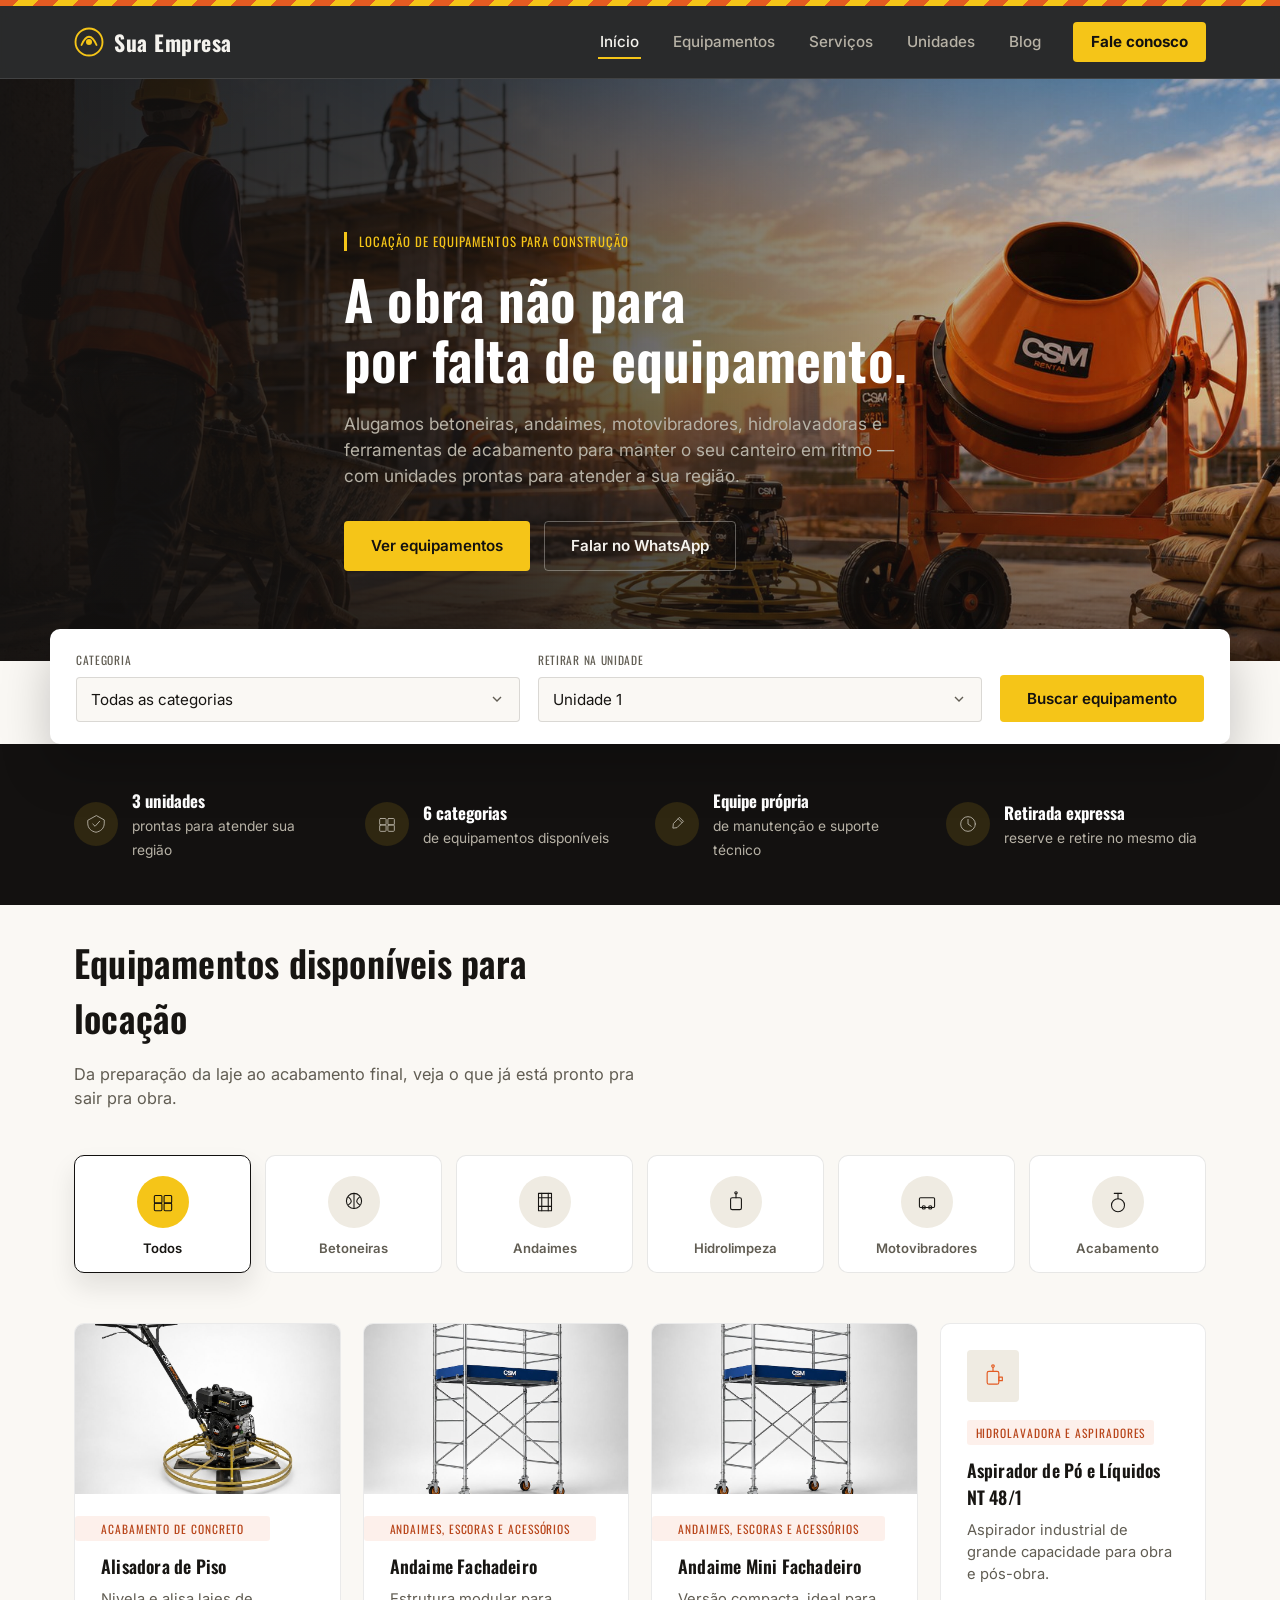
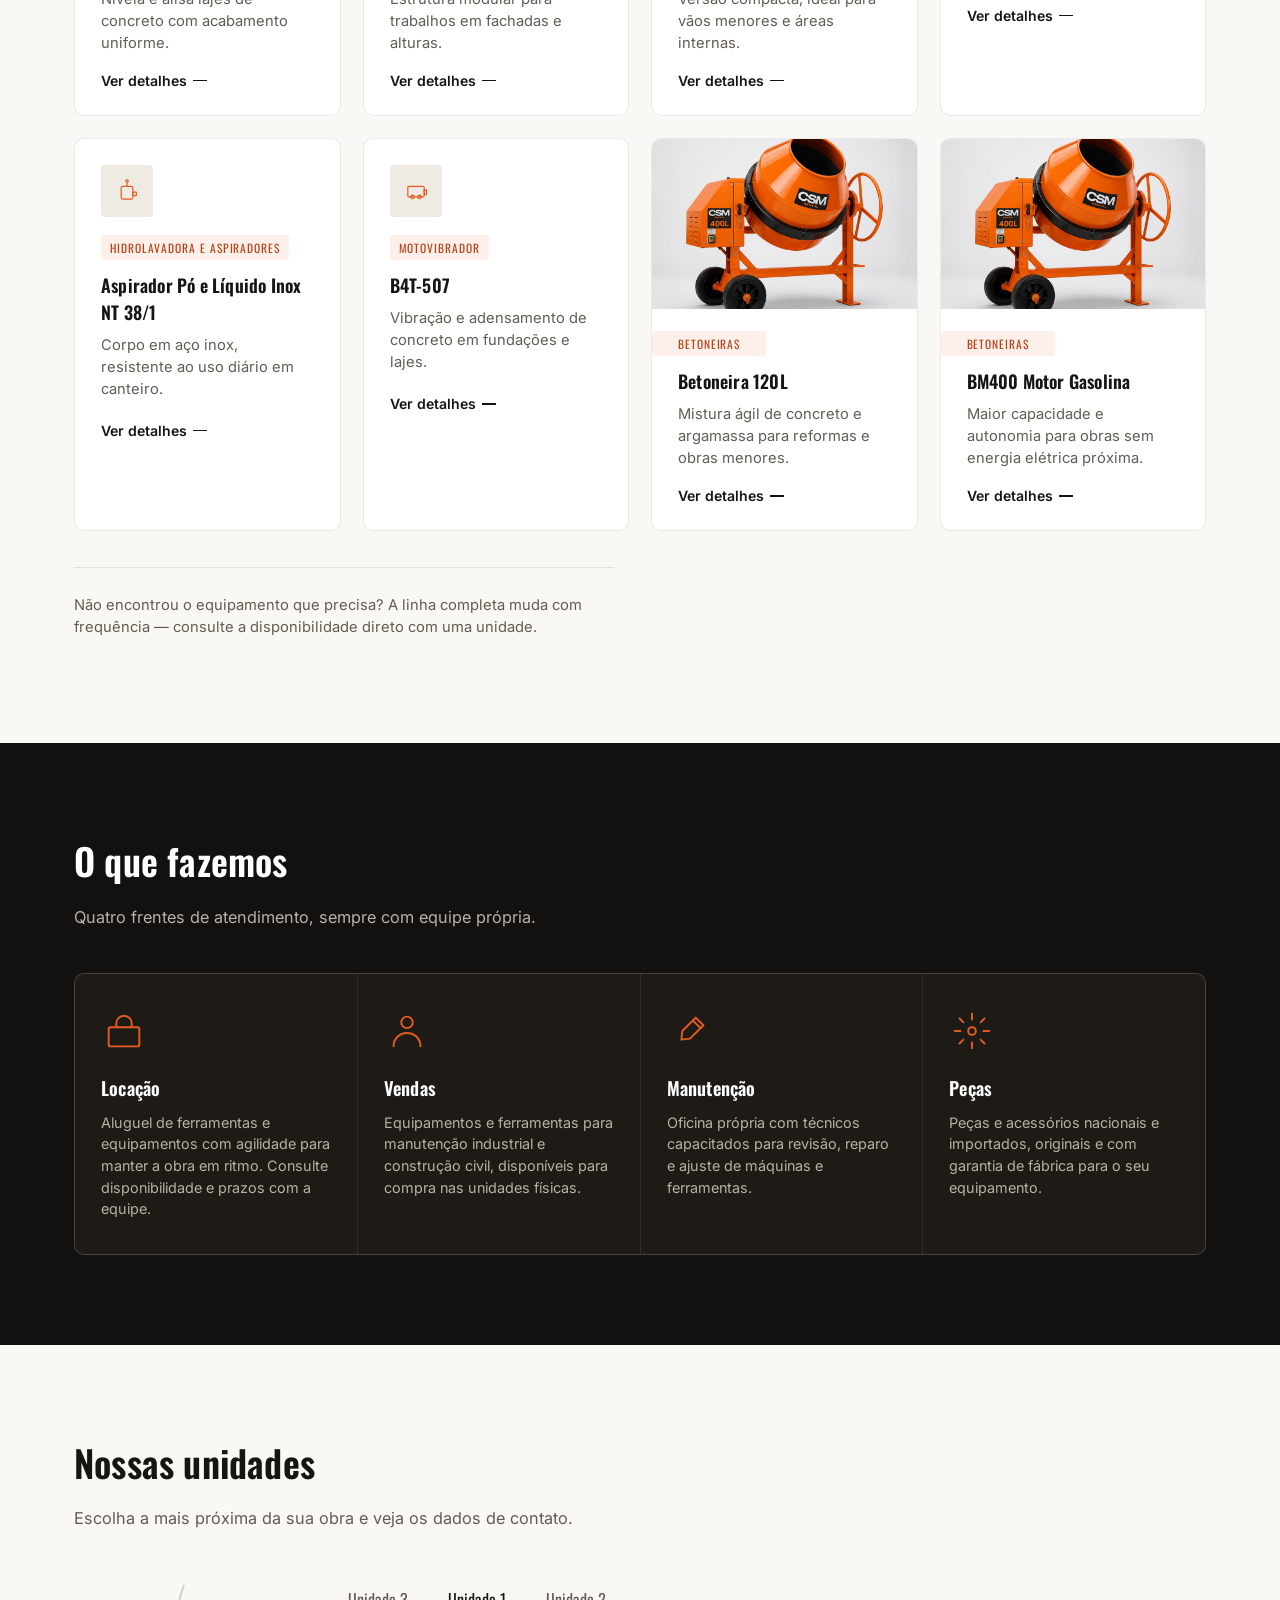
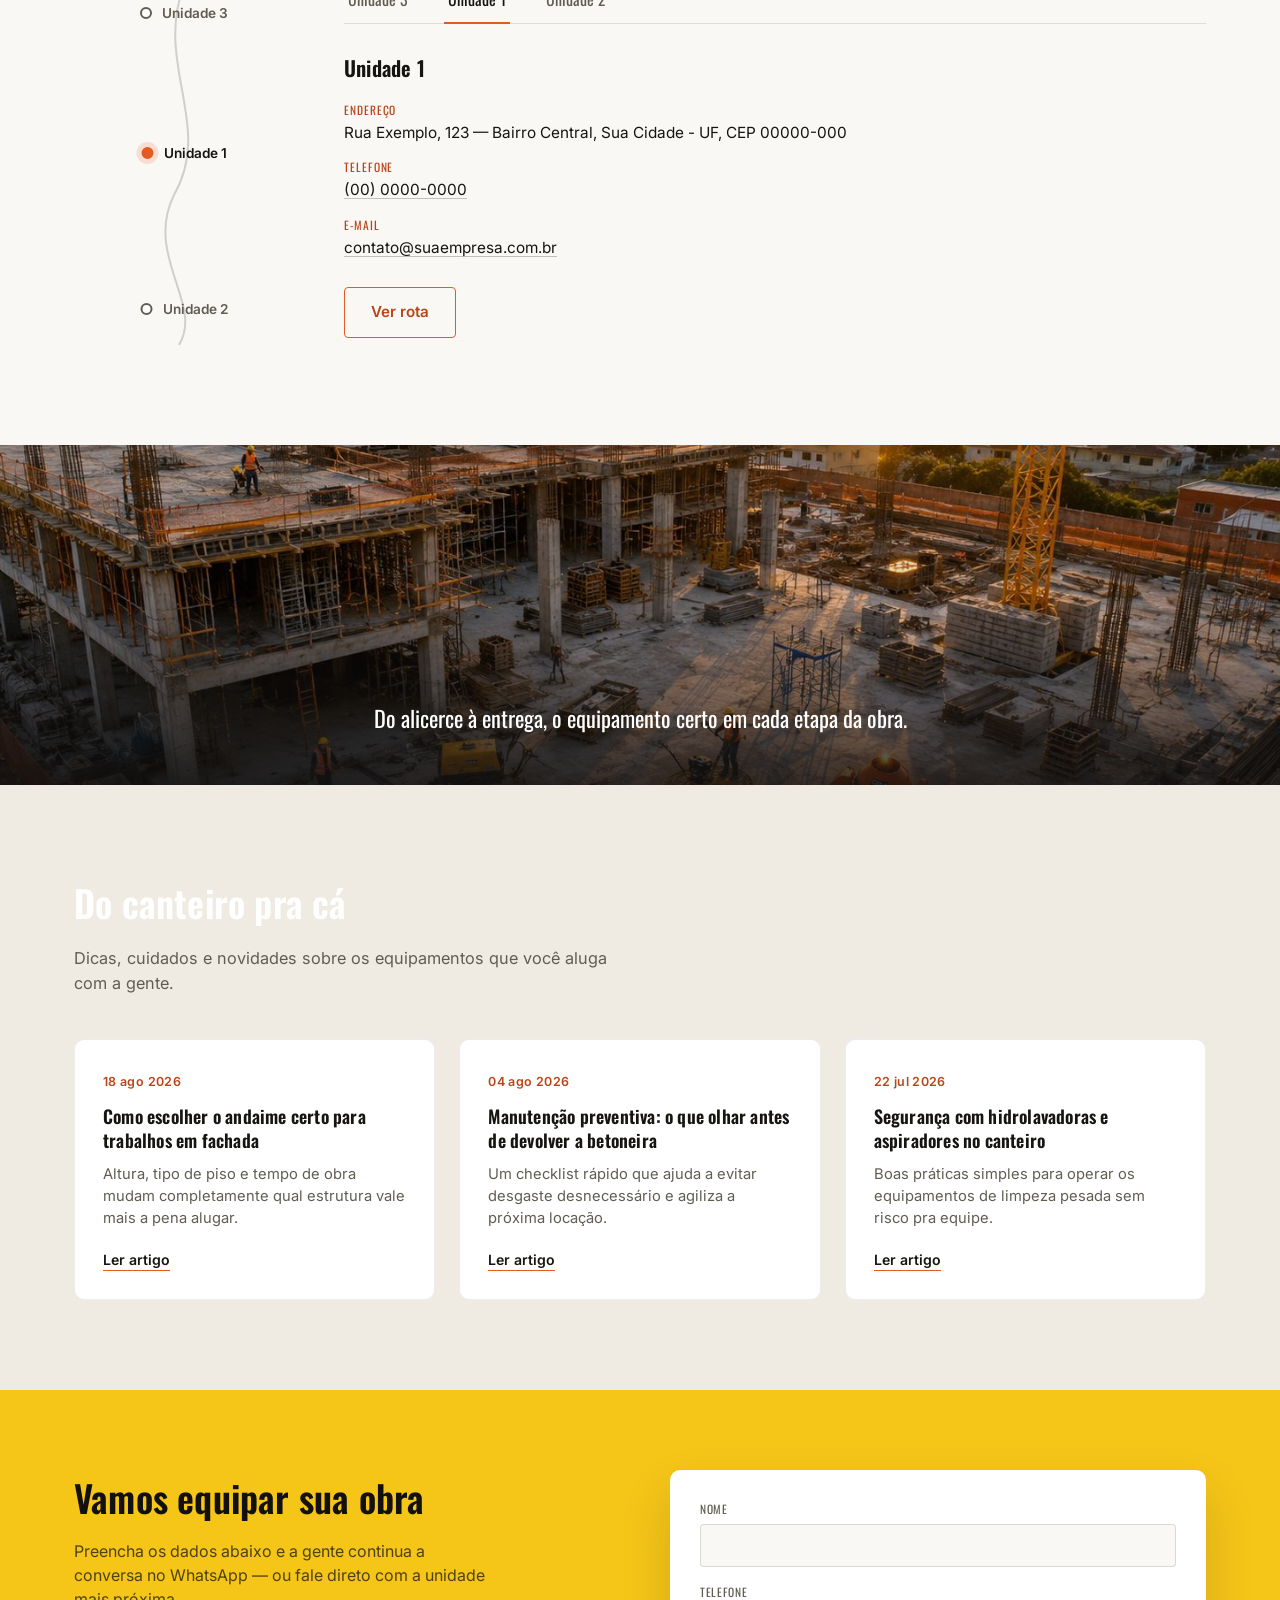
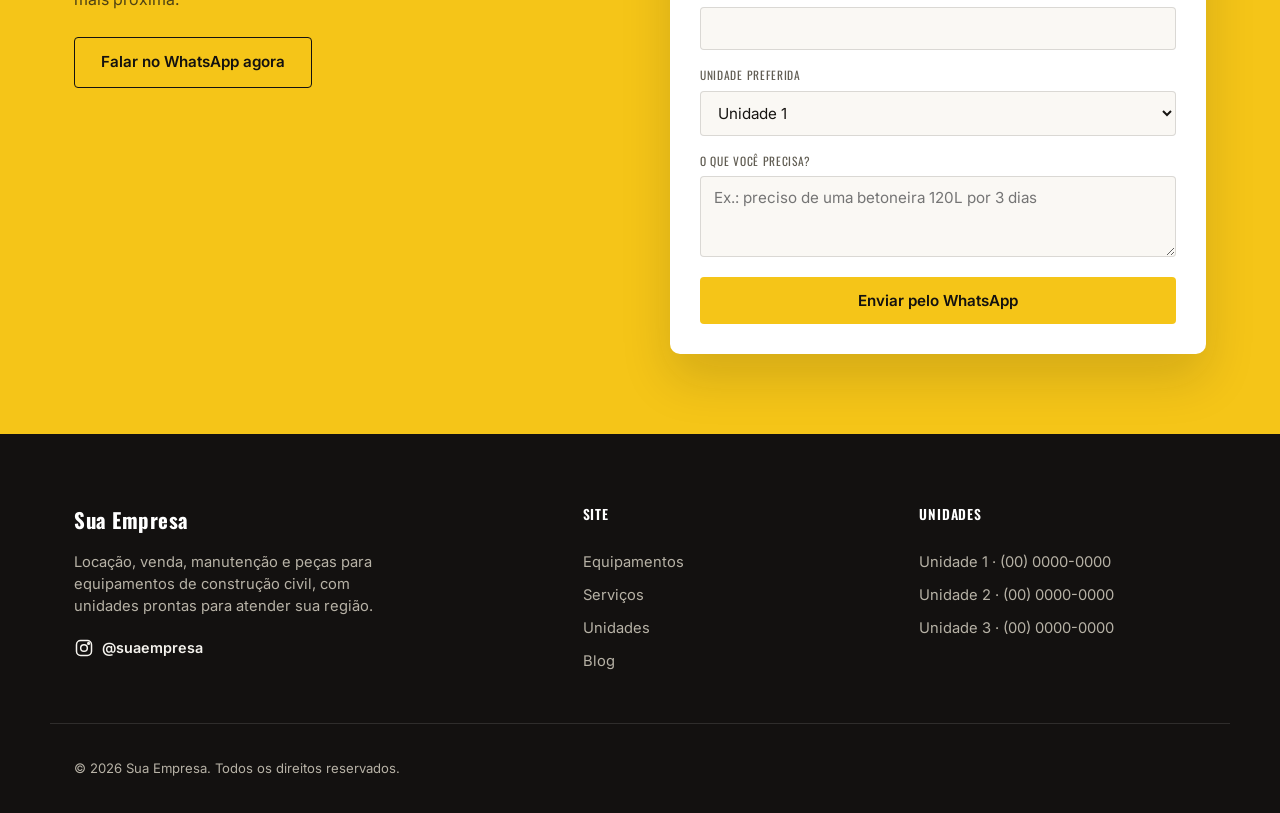
<file: Armazem/index.html>
<!DOCTYPE html>
<html lang="pt-BR">
<head>
<meta charset="UTF-8">
<meta name="viewport" content="width=device-width, initial-scale=1.0">
<title>Sua Empresa — Locação de equipamentos para construção</title>
<meta name="description" content="Sua Empresa aluga betoneiras, andaimes, motovibradores, hidrolavadoras e mais para o seu canteiro de obras. Unidades prontas para atender sua região.">
<link rel="preconnect" href="https://fonts.googleapis.com">
<link rel="preconnect" href="https://fonts.gstatic.com" crossorigin>
<link href="https://fonts.googleapis.com/css2?family=Oswald:wght@400;500;600;700&family=Inter:wght@400;500;600;700&display=swap" rel="stylesheet">
<link rel="stylesheet" href="style.css">
</head>
<body>

<div class="hazard-strip" aria-hidden="true"></div>

<header class="site-header" id="siteHeader">
  <div class="container header-inner">
    <a href="#inicio" class="brand">
      <span class="brand-mark" aria-hidden="true">
        <svg viewBox="0 0 40 40" fill="none" xmlns="http://www.w3.org/2000/svg">
          <circle cx="20" cy="20" r="18" stroke="currentColor" stroke-width="2.5"/>
          <path d="M10 24C13 17 17 13 20 13C23 13 27 17 30 24" stroke="currentColor" stroke-width="2.5" stroke-linecap="round"/>
          <circle cx="20" cy="20" r="4" fill="currentColor"/>
        </svg>
      </span>
      <span class="brand-name">Sua Empresa</span>
    </a>

    <nav class="main-nav" id="mainNav">
      <a href="#inicio" data-nav>Início</a>
      <a href="#equipamentos" data-nav>Equipamentos</a>
      <a href="#servicos" data-nav>Serviços</a>
      <a href="#unidades" data-nav>Unidades</a>
      <a href="#blog" data-nav>Blog</a>
      <a href="#contato" data-nav class="nav-cta">Fale conosco</a>
    </nav>

    <button class="menu-toggle" id="menuToggle" aria-label="Abrir menu" aria-expanded="false" aria-controls="mainNav">
      <span></span><span></span><span></span>
    </button>
  </div>
</header>

<main>

  <!-- HERO -->
  <section class="hero" id="inicio">
    <div class="hero-media" aria-hidden="true">
      <img src="images/obra.jpg" alt="">
      <div class="hero-scrim"></div>
    </div>
    <div class="container hero-inner">
      <div class="hero-content">
        <span class="hero-kicker">Locação de equipamentos para construção</span>
        <h1>A obra não para <br class="hero-break">por falta de equipamento.</h1>
        <p class="hero-lead">Alugamos betoneiras, andaimes, motovibradores, hidrolavadoras e ferramentas de acabamento para manter o seu canteiro em ritmo — com unidades prontas para atender a sua região.</p>
        <div class="hero-actions">
          <a href="#equipamentos" class="btn btn-primary">Ver equipamentos</a>
          <a href="https://wa.me/5500000000000" target="_blank" rel="noopener" class="btn btn-ghost">Falar no WhatsApp</a>
        </div>
      </div>
    </div>
  </section>

    <form class="finder" id="finderForm">
      <div class="container finder-inner">
        <div class="finder-field">
          <label for="finderCategory">Categoria</label>
          <select id="finderCategory">
            <option value="todos">Todas as categorias</option>
            <option value="betoneiras">Betoneiras</option>
            <option value="andaimes">Andaimes</option>
            <option value="hidro">Hidrolimpeza</option>
            <option value="motovibradores">Motovibradores</option>
            <option value="acabamento">Acabamento</option>
          </select>
        </div>
        <div class="finder-field">
          <label for="finderUnit">Retirar na unidade</label>
          <select id="finderUnit">
            <option value="unidade1">Unidade 1</option>
            <option value="unidade2">Unidade 2</option>
            <option value="unidade3">Unidade 3</option>
          </select>
        </div>
        <button type="submit" class="btn btn-primary finder-submit">Buscar equipamento</button>
      </div>
    </form>

  <!-- FATOS RÁPIDOS -->
  <section class="facts-band">
    <div class="container facts-grid">
      <div class="fact-item">
        <span class="fact-icon"><svg viewBox="0 0 48 48"><path d="M24 6 6 16v6c0 12 8 18 18 20 10-2 18-8 18-20v-6Z"/><path d="M17 24l5 5 10-11"/></svg></span>
        <div><strong>3 unidades</strong><span>prontas para atender sua região</span></div>
      </div>
      <div class="fact-item">
        <span class="fact-icon"><svg viewBox="0 0 48 48"><rect x="8" y="12" width="14" height="14" rx="2"/><rect x="26" y="12" width="14" height="14" rx="2"/><rect x="8" y="26" width="14" height="14" rx="2"/><rect x="26" y="26" width="14" height="14" rx="2"/></svg></span>
        <div><strong>6 categorias</strong><span>de equipamentos disponíveis</span></div>
      </div>
      <div class="fact-item">
        <span class="fact-icon"><svg viewBox="0 0 48 48"><path d="M30 10l8 8-14 14-9 1 1-9z"/><path d="M27 13l8 8"/></svg></span>
        <div><strong>Equipe própria</strong><span>de manutenção e suporte técnico</span></div>
      </div>
      <div class="fact-item">
        <span class="fact-icon"><svg viewBox="0 0 48 48"><circle cx="24" cy="24" r="16"/><path d="M24 14v10l7 5"/></svg></span>
        <div><strong>Retirada expressa</strong><span>reserve e retire no mesmo dia</span></div>
      </div>
    </div>
  </section>

  <!-- EQUIPAMENTOS -->
  <section class="equipment" id="equipamentos">
    <div class="container">
      <div class="section-head">
        <h2>Equipamentos disponíveis para locação</h2>
        <p>Da preparação da laje ao acabamento final, veja o que já está pronto pra sair pra obra.</p>
      </div>

      <div class="filters" role="tablist" aria-label="Filtrar por categoria">
        <button class="filter-btn is-active" data-filter="todos" role="tab" aria-selected="true">
          <span class="filter-badge"><svg viewBox="0 0 48 48"><rect x="8" y="12" width="14" height="14" rx="2"/><rect x="26" y="12" width="14" height="14" rx="2"/><rect x="8" y="26" width="14" height="14" rx="2"/><rect x="26" y="26" width="14" height="14" rx="2"/></svg></span>
          Todos
        </button>
        <button class="filter-btn" data-filter="betoneiras" role="tab" aria-selected="false">
          <span class="filter-badge"><svg viewBox="0 0 48 48"><ellipse cx="24" cy="22" rx="14" ry="14"/><path d="M24 8v28"/><path d="M14 15q10 8 0 14"/><path d="M34 15q-10 8 0 14"/></svg></span>
          Betoneiras
        </button>
        <button class="filter-btn" data-filter="andaimes" role="tab" aria-selected="false">
          <span class="filter-badge"><svg viewBox="0 0 48 48"><rect x="12" y="8" width="24" height="32"/><path d="M12 16h24"/><path d="M12 32h24"/><path d="M18 8v32"/><path d="M30 8v32"/></svg></span>
          Andaimes
        </button>
        <button class="filter-btn" data-filter="hidro" role="tab" aria-selected="false">
          <span class="filter-badge"><svg viewBox="0 0 48 48"><rect x="14" y="16" width="20" height="22" rx="3"/><path d="M24 16V9"/><path d="M24 9c-3 0-3-4 0-4s3 4 0 4Z"/></svg></span>
          Hidrolimpeza
        </button>
        <button class="filter-btn" data-filter="motovibradores" role="tab" aria-selected="false">
          <span class="filter-badge"><svg viewBox="0 0 48 48"><rect x="10" y="16" width="28" height="18" rx="2"/><circle cx="18" cy="34" r="3"/><circle cx="30" cy="34" r="3"/></svg></span>
          Motovibradores
        </button>
        <button class="filter-btn" data-filter="acabamento" role="tab" aria-selected="false">
          <span class="filter-badge"><svg viewBox="0 0 48 48"><circle cx="24" cy="30" r="12"/><path d="M24 18V8"/><path d="M17 8h14"/></svg></span>
          Acabamento
        </button>
      </div>

      <div class="equipment-grid" id="equipmentGrid">

        <article class="equip-card equip-card--photo" data-category="acabamento">
          <span class="equip-photo"><img src="images/piso.jpg" alt="Alisadora de piso"></span>
          <span class="equip-tag">Acabamento de concreto</span>
          <h3>Alisadora de Piso</h3>
          <p>Nivela e alisa lajes de concreto com acabamento uniforme.</p>
          <button type="button" class="equip-more"
            data-name="Alisadora de Piso"
            data-tag="Acabamento de concreto"
            data-detail="Também chamada de alisadora de concreto, dá o acabamento final em pisos e lajes recém-lançados, deixando a superfície nivelada e compacta antes da cura."
            data-icon="acabamento">
            Ver detalhes
          </button>
        </article>

        <article class="equip-card equip-card--photo" data-category="andaimes">
          <span class="equip-photo"><img src="images/andaime.jpg" alt="Andaime fachadeiro"></span>
          <span class="equip-tag">Andaimes, escoras e acessórios</span>
          <h3>Andaime Fachadeiro</h3>
          <p>Estrutura modular para trabalhos em fachadas e alturas.</p>
          <button type="button" class="equip-more"
            data-name="Andaime Fachadeiro"
            data-tag="Andaimes, escoras e acessórios"
            data-detail="Estrutura tubular modular indicada para pintura, reboco e reparos em fachadas. Montagem por módulos, com opção de sapatas, rodízios e guarda-corpo."
            data-icon="andaimes">
            Ver detalhes
          </button>
        </article>

        <article class="equip-card equip-card--photo" data-category="andaimes">
          <span class="equip-photo"><img src="images/andaime.jpg" alt="Andaime mini fachadeiro"></span>
          <span class="equip-tag">Andaimes, escoras e acessórios</span>
          <h3>Andaime Mini Fachadeiro</h3>
          <p>Versão compacta, ideal para vãos menores e áreas internas.</p>
          <button type="button" class="equip-more"
            data-name="Andaime Mini Fachadeiro"
            data-tag="Andaimes, escoras e acessórios"
            data-detail="Versão reduzida do andaime fachadeiro, pensada para reformas internas, pé-direito baixo e espaços mais estreitos, sem perder estabilidade."
            data-icon="andaimes">
            Ver detalhes
          </button>
        </article>

        <article class="equip-card" data-category="hidro">
          <span class="equip-icon">
            <svg viewBox="0 0 48 48"><rect x="14" y="16" width="20" height="22" rx="3"/><path d="M24 16V9"/><path d="M24 9c-3 0-3-4 0-4s3 4 0 4Z"/><path d="M34 26h6v6h-6z"/></svg>
          </span>
          <span class="equip-tag">Hidrolavadora e aspiradores</span>
          <h3>Aspirador de Pó e Líquidos NT 48/1</h3>
          <p>Aspirador industrial de grande capacidade para obra e pós-obra.</p>
          <button type="button" class="equip-more"
            data-name="Aspirador de Pó e Líquidos NT 48/1"
            data-tag="Hidrolavadora e aspiradores"
            data-detail="Aspirador industrial de pó e líquidos com capacidade de 48 litros, indicado para limpeza pesada de obra, entulho fino e resíduo de acabamento."
            data-icon="hidro">
            Ver detalhes
          </button>
        </article>

        <article class="equip-card" data-category="hidro">
          <span class="equip-icon">
            <svg viewBox="0 0 48 48"><rect x="14" y="16" width="20" height="22" rx="3"/><path d="M24 16V9"/><path d="M24 9c-3 0-3-4 0-4s3 4 0 4Z"/><path d="M34 26h6v6h-6z"/></svg>
          </span>
          <span class="equip-tag">Hidrolavadora e aspiradores</span>
          <h3>Aspirador Pó e Líquido Inox NT 38/1</h3>
          <p>Corpo em aço inox, resistente ao uso diário em canteiro.</p>
          <button type="button" class="equip-more"
            data-name="Aspirador Pó e Líquido Inox NT 38/1"
            data-tag="Hidrolavadora e aspiradores"
            data-detail="Versão em aço inoxidável, com capacidade de 38 litros, mais resistente a impactos e à corrosão para uso intenso no dia a dia da obra."
            data-icon="hidro">
            Ver detalhes
          </button>
        </article>

        <article class="equip-card" data-category="motovibradores">
          <span class="equip-icon">
            <svg viewBox="0 0 48 48"><rect x="10" y="16" width="28" height="18" rx="2"/><circle cx="18" cy="34" r="3"/><circle cx="30" cy="34" r="3"/><path d="M38 22h4v8h-4z"/></svg>
          </span>
          <span class="equip-tag">Motovibrador</span>
          <h3>B4T-507</h3>
          <p>Vibração e adensamento de concreto em fundações e lajes.</p>
          <button type="button" class="equip-more"
            data-name="B4T-507"
            data-tag="Motovibrador"
            data-detail="Motor a gasolina acoplado a mangote vibrador, usado para adensar o concreto e eliminar bolhas de ar em fundações, vigas e lajes."
            data-icon="motovibradores">
            Ver detalhes
          </button>
        </article>

        <article class="equip-card equip-card--photo" data-category="betoneiras">
          <span class="equip-photo"><img src="images/betoneira.jpg" alt="Betoneira"></span>
          <span class="equip-tag">Betoneiras</span>
          <h3>Betoneira 120L</h3>
          <p>Mistura ágil de concreto e argamassa para reformas e obras menores.</p>
          <button type="button" class="equip-more"
            data-name="Betoneira 120L"
            data-tag="Betoneiras"
            data-detail="Tambor com capacidade de 120 litros, indicada para obras residenciais, reformas e serviços de menor volume que exigem agilidade na mistura."
            data-icon="betoneiras">
            Ver detalhes
          </button>
        </article>

        <article class="equip-card equip-card--photo" data-category="betoneiras">
          <span class="equip-photo"><img src="images/betoneira.jpg" alt="Betoneira BM400"></span>
          <span class="equip-tag">Betoneiras</span>
          <h3>BM400 Motor Gasolina</h3>
          <p>Maior capacidade e autonomia para obras sem energia elétrica próxima.</p>
          <button type="button" class="equip-more"
            data-name="BM400 Motor Gasolina"
            data-tag="Betoneiras"
            data-detail="Betoneira de maior porte com motor a gasolina, indicada para obras de médio volume e canteiros sem ponto de energia elétrica disponível."
            data-icon="betoneiras">
            Ver detalhes
          </button>
        </article>

      </div>

      <p class="equipment-note">Não encontrou o equipamento que precisa? A linha completa muda com frequência — consulte a disponibilidade direto com uma unidade.</p>
    </div>
  </section>

  <!-- SERVIÇOS -->
  <section class="services" id="servicos">
    <div class="container">
      <div class="section-head section-head--light">
        <h2>O que fazemos</h2>
        <p>Quatro frentes de atendimento, sempre com equipe própria.</p>
      </div>

      <div class="services-grid">
        <div class="service-card">
          <span class="service-icon">
            <svg viewBox="0 0 48 48"><rect x="8" y="20" width="32" height="20" rx="2"/><path d="M16 20v-4a8 8 0 0 1 16 0v4"/></svg>
          </span>
          <h3>Locação</h3>
          <p>Aluguel de ferramentas e equipamentos com agilidade para manter a obra em ritmo. Consulte disponibilidade e prazos com a equipe.</p>
        </div>
        <div class="service-card">
          <span class="service-icon">
            <svg viewBox="0 0 48 48"><circle cx="24" cy="15" r="6"/><path d="M10 40c0-8 6-14 14-14s14 6 14 14"/></svg>
          </span>
          <h3>Vendas</h3>
          <p>Equipamentos e ferramentas para manutenção industrial e construção civil, disponíveis para compra nas unidades físicas.</p>
        </div>
        <div class="service-card">
          <span class="service-icon">
            <svg viewBox="0 0 48 48"><path d="M30 10l8 8-14 14-9 1 1-9z"/><path d="M27 13l8 8"/></svg>
          </span>
          <h3>Manutenção</h3>
          <p>Oficina própria com técnicos capacitados para revisão, reparo e ajuste de máquinas e ferramentas.</p>
        </div>
        <div class="service-card">
          <span class="service-icon">
            <svg viewBox="0 0 48 48"><circle cx="24" cy="24" r="4"/><path d="M24 6v6M24 36v6M6 24h6M36 24h6M11 11l4 4M33 33l4 4M11 37l4-4M33 15l4-4"/></svg>
          </span>
          <h3>Peças</h3>
          <p>Peças e acessórios nacionais e importados, originais e com garantia de fábrica para o seu equipamento.</p>
        </div>
      </div>
    </div>
  </section>

  <!-- UNIDADES -->
  <section class="locations" id="unidades">
    <div class="container">
      <div class="section-head">
        <h2>Nossas unidades</h2>
        <p>Escolha a mais próxima da sua obra e veja os dados de contato.</p>
      </div>

      <div class="locations-panel">
        <div class="locations-map" aria-hidden="true">
          <svg viewBox="0 0 200 380" class="coast-svg">
            <path d="M100 10 C 70 90, 130 150, 90 220 C 60 280, 120 330, 95 370" class="coast-line"/>
          </svg>
          <button class="loc-pin" data-loc="unidade3" style="top:10%">
            <span class="pin-dot"></span><span class="pin-label">Unidade 3</span>
          </button>
          <button class="loc-pin is-active" data-loc="unidade1" style="top:47%">
            <span class="pin-dot"></span><span class="pin-label">Unidade 1</span>
          </button>
          <button class="loc-pin" data-loc="unidade2" style="top:88%">
            <span class="pin-dot"></span><span class="pin-label">Unidade 2</span>
          </button>
        </div>

        <div class="locations-tabs">
          <div class="loc-tablist" role="tablist" aria-label="Selecionar unidade">
            <button class="loc-tab" data-loc="unidade3" role="tab" aria-selected="false">Unidade 3</button>
            <button class="loc-tab is-active" data-loc="unidade1" role="tab" aria-selected="true">Unidade 1</button>
            <button class="loc-tab" data-loc="unidade2" role="tab" aria-selected="false">Unidade 2</button>
          </div>

          <div class="loc-details">

            <div class="loc-panel" data-loc="unidade1">
              <h3>Unidade 1</h3>
              <ul>
                <li><span class="loc-label">Endereço</span><span class="loc-value">Rua Exemplo, 123 — Bairro Central, Sua Cidade - UF, CEP 00000-000</span></li>
                <li><span class="loc-label">Telefone</span><span class="loc-value"><a href="tel:+550000000000">(00) 0000-0000</a></span></li>
                <li><span class="loc-label">E-mail</span><span class="loc-value"><a href="mailto:contato@suaempresa.com.br">contato@suaempresa.com.br</a></span></li>
              </ul>
              <a href="https://www.google.com/maps" target="_blank" rel="noopener" class="btn btn-outline">Ver rota</a>
            </div>

            <div class="loc-panel" data-loc="unidade2" hidden>
              <h3>Unidade 2</h3>
              <ul>
                <li><span class="loc-label">Endereço</span><span class="loc-value">Av. Exemplo, 456 — Bairro Industrial, Sua Cidade - UF, CEP 00000-000</span></li>
                <li><span class="loc-label">Telefone</span><span class="loc-value"><a href="tel:+550000000000">(00) 0000-0000</a></span></li>
                <li><span class="loc-label">E-mail</span><span class="loc-value"><a href="mailto:contato@suaempresa.com.br">contato@suaempresa.com.br</a></span></li>
              </ul>
              <a href="https://www.google.com/maps" target="_blank" rel="noopener" class="btn btn-outline">Ver rota</a>
            </div>

            <div class="loc-panel" data-loc="unidade3" hidden>
              <h3>Unidade 3</h3>
              <ul>
                <li><span class="loc-label">Endereço</span><span class="loc-value">Rua Exemplo, 789 — Bairro Norte, Sua Cidade - UF, CEP 00000-000</span></li>
                <li><span class="loc-label">Telefone</span><span class="loc-value"><a href="tel:+550000000000">(00) 0000-0000</a></span></li>
                <li><span class="loc-label">E-mail</span><span class="loc-value"><a href="mailto:contato@suaempresa.com.br">contato@suaempresa.com.br</a></span></li>
              </ul>
              <a href="https://www.google.com/maps" target="_blank" rel="noopener" class="btn btn-outline">Ver rota</a>
            </div>

          </div>
        </div>
      </div>
    </div>
  </section>

  <!-- FAIXA PANORÂMICA -->
  <section class="panorama">
    <img src="images/obra-drone.jpg" alt="Vista aérea de canteiro de obras">
    <div class="panorama-scrim"></div>
    <p class="panorama-caption">Do alicerce à entrega, o equipamento certo em cada etapa da obra.</p>
  </section>

  <!-- BLOG -->
  <section class="blog" id="blog">
    <div class="container">
      <div class="section-head section-head--light">
        <h2>Do canteiro pra cá</h2>
        <p>Dicas, cuidados e novidades sobre os equipamentos que você aluga com a gente.</p>
      </div>

      <div class="blog-grid">
        <article class="blog-card">
          <span class="blog-date">18 ago 2026</span>
          <h3>Como escolher o andaime certo para trabalhos em fachada</h3>
          <p>Altura, tipo de piso e tempo de obra mudam completamente qual estrutura vale mais a pena alugar.</p>
          <a href="#" class="blog-link">Ler artigo</a>
        </article>
        <article class="blog-card">
          <span class="blog-date">04 ago 2026</span>
          <h3>Manutenção preventiva: o que olhar antes de devolver a betoneira</h3>
          <p>Um checklist rápido que ajuda a evitar desgaste desnecessário e agiliza a próxima locação.</p>
          <a href="#" class="blog-link">Ler artigo</a>
        </article>
        <article class="blog-card">
          <span class="blog-date">22 jul 2026</span>
          <h3>Segurança com hidrolavadoras e aspiradores no canteiro</h3>
          <p>Boas práticas simples para operar os equipamentos de limpeza pesada sem risco pra equipe.</p>
          <a href="#" class="blog-link">Ler artigo</a>
        </article>
      </div>
    </div>
  </section>

  <!-- CONTATO -->
  <section class="contact-band" id="contato">
    <div class="container contact-inner">
      <div class="contact-copy">
        <h2>Vamos equipar sua obra</h2>
        <p>Preencha os dados abaixo e a gente continua a conversa no WhatsApp — ou fale direto com a unidade mais próxima.</p>
        <a href="https://wa.me/5500000000000" target="_blank" rel="noopener" class="btn btn-ghost">Falar no WhatsApp agora</a>
      </div>

      <form class="contact-form" id="contactForm">
        <div class="contact-field">
          <label for="contactName">Nome</label>
          <input type="text" id="contactName" name="nome" required>
        </div>
        <div class="contact-field">
          <label for="contactPhone">Telefone</label>
          <input type="tel" id="contactPhone" name="telefone" required>
        </div>
        <div class="contact-field">
          <label for="contactUnit">Unidade preferida</label>
          <select id="contactUnit" name="unidade">
            <option value="Unidade 1">Unidade 1</option>
            <option value="Unidade 2">Unidade 2</option>
            <option value="Unidade 3">Unidade 3</option>
          </select>
        </div>
        <div class="contact-field">
          <label for="contactMessage">O que você precisa?</label>
          <textarea id="contactMessage" name="mensagem" rows="3" placeholder="Ex.: preciso de uma betoneira 120L por 3 dias"></textarea>
        </div>
        <button type="submit" class="btn btn-primary contact-submit">Enviar pelo WhatsApp</button>
      </form>
    </div>
  </section>

</main>

<footer class="site-footer">
  <div class="container footer-inner">
    <div class="footer-brand">
      <span class="brand-name">Sua Empresa</span>
      <p>Locação, venda, manutenção e peças para equipamentos de construção civil, com unidades prontas para atender sua região.</p>
      <a href="https://instagram.com/suaempresa" target="_blank" rel="noopener" class="social-link">
        <svg viewBox="0 0 24 24" fill="none" stroke="currentColor" stroke-width="1.8"><rect x="3" y="3" width="18" height="18" rx="5"/><circle cx="12" cy="12" r="4"/><circle cx="17.5" cy="6.5" r="1"/></svg>
        <span>@suaempresa</span>
      </a>
    </div>

    <div class="footer-col">
      <h4>Site</h4>
      <a href="#equipamentos">Equipamentos</a>
      <a href="#servicos">Serviços</a>
      <a href="#unidades">Unidades</a>
      <a href="#blog">Blog</a>
    </div>

    <div class="footer-col">
      <h4>Unidades</h4>
      <a href="tel:+550000000000">Unidade 1 · (00) 0000-0000</a>
      <a href="tel:+550000000000">Unidade 2 · (00) 0000-0000</a>
      <a href="tel:+550000000000">Unidade 3 · (00) 0000-0000</a>
    </div>
  </div>
  <div class="container footer-bottom">
    <p>© <span id="year"></span> Sua Empresa. Todos os direitos reservados.</p>
  </div>
</footer>

<!-- MODAL DE EQUIPAMENTO -->
<div class="modal" id="equipModal" aria-hidden="true">
  <div class="modal-backdrop" data-close></div>
  <div class="modal-panel" role="dialog" aria-modal="true" aria-labelledby="modalTitle">
    <button class="modal-close" data-close aria-label="Fechar">×</button>
    <span class="modal-icon" id="modalIcon"></span>
    <span class="equip-tag" id="modalTag"></span>
    <h3 id="modalTitle"></h3>
    <p id="modalDetail"></p>
    <a href="https://wa.me/5500000000000" target="_blank" rel="noopener" class="btn btn-primary" id="modalCta">Solicitar orçamento</a>
  </div>
</div>

<script src="script.js"></script>
</body>
</html>
</file>
<file: Armazem/style.css>
/* ============================================
   TEMPLATE — tokens
   ============================================ */
:root{
  --ink:#131110;
  --panel:#1E1B16;
  --panel-2:#28241D;
  --line-dark: rgba(247,245,241,.12);

  --concrete:#EFEBE2;
  --paper:#FAF8F4;
  --white:#FFFFFF;

  --yellow:#F5C518;
  --yellow-deep:#D9A800;
  --orange:#E35B22;
  --orange-dark:#B8451A;

  --text-dark:#171512;
  --text-muted:#615D53;
  --text-on-ink:#F5F3EE;
  --text-on-ink-muted:#B7B2A6;

  --font-display: 'Oswald', sans-serif;
  --font-body: 'Inter', sans-serif;

  --radius-s: 4px;
  --radius-m: 10px;

  --ease: cubic-bezier(.22,.8,.28,1);
}

*,*::before,*::after{ box-sizing:border-box; }
html{ scroll-behavior:smooth; }
@media (prefers-reduced-motion: reduce){
  html{ scroll-behavior:auto; }
  *,*::before,*::after{ animation-duration:.001ms !important; animation-iteration-count:1 !important; transition-duration:.001ms !important; }
}

body{
  margin:0;
  font-family:var(--font-body);
  background:var(--paper);
  color:var(--text-dark);
  -webkit-font-smoothing:antialiased;
  line-height:1.5;
}

img,svg{ display:block; max-width:100%; }
a{ color:inherit; text-decoration:none; }
ul{ margin:0; padding:0; list-style:none; }
button{ font-family:inherit; cursor:pointer; }

.container{
  width:100%;
  max-width:1180px;
  margin:0 auto;
  padding:0 24px;
}

h1,h2,h3,h4{
  font-family:var(--font-display);
  font-weight:600;
  letter-spacing:.2px;
  margin:0;
  color:var(--text-dark);
}

/* hazard strip — used once, deliberately, as a signature detail */
.hazard-strip{
  height:6px;
  width:100%;
  background: repeating-linear-gradient(-45deg, var(--orange) 0 14px, var(--yellow) 14px 28px);
}

/* ============================================
   HEADER
   ============================================ */
.site-header{
  position:sticky;
  top:0;
  z-index:60;
  background:rgba(23,24,26,.92);
  backdrop-filter:blur(8px);
  border-bottom:1px solid var(--line-dark);
  transition:background .3s var(--ease);
}
.header-inner{
  display:flex;
  align-items:center;
  justify-content:space-between;
  height:72px;
}
.brand{
  display:flex;
  align-items:center;
  gap:10px;
  color:var(--text-on-ink);
}
.brand-mark{ color:var(--yellow); width:30px; height:30px; }
.brand-mark svg{ width:100%; height:100%; }
.brand-name{
  font-family:var(--font-display);
  font-size:1.35rem;
  font-weight:700;
  letter-spacing:.5px;
}

.main-nav{ display:flex; align-items:center; gap:30px; }
.main-nav a{
  color:var(--text-on-ink-muted);
  font-size:.95rem;
  font-weight:500;
  position:relative;
  padding:6px 2px;
  transition:color .2s;
}
.main-nav a:hover{ color:var(--text-on-ink); }
.main-nav a::after{
  content:"";
  position:absolute;
  left:0; right:100%;
  bottom:0;
  height:2px;
  background:var(--yellow);
  transition:right .25s var(--ease);
}
.main-nav a:hover::after,
.main-nav a.is-active::after{ right:0; }
.main-nav a.is-active{ color:var(--text-on-ink); }

.nav-cta{
  background:var(--yellow);
  color:var(--ink) !important;
  padding:9px 18px !important;
  border-radius:var(--radius-s);
  font-weight:700 !important;
}
.nav-cta::after{ display:none; }
.nav-cta:hover{ background:var(--yellow-deep); }

.menu-toggle{
  display:none;
  flex-direction:column;
  justify-content:center;
  gap:5px;
  width:34px; height:34px;
  background:none; border:none;
}
.menu-toggle span{
  height:2px; width:100%; background:var(--text-on-ink);
  transition:transform .25s var(--ease), opacity .2s;
}
.menu-toggle[aria-expanded="true"] span:nth-child(1){ transform:translateY(7px) rotate(45deg); }
.menu-toggle[aria-expanded="true"] span:nth-child(2){ opacity:0; }
.menu-toggle[aria-expanded="true"] span:nth-child(3){ transform:translateY(-7px) rotate(-45deg); }

/* ============================================
   BUTTONS
   ============================================ */
.btn{
  display:inline-flex;
  align-items:center;
  justify-content:center;
  padding:13px 26px;
  border-radius:var(--radius-s);
  font-weight:600;
  font-size:.95rem;
  border:1.5px solid transparent;
  transition:transform .18s var(--ease), background .2s, border-color .2s, color .2s;
}
.btn:active{ transform:scale(.97); }
.btn-primary{ background:var(--yellow); color:var(--ink); }
.btn-primary:hover{ background:var(--yellow-deep); }
.btn-ghost{ border-color:rgba(243,241,236,.35); color:var(--text-on-ink); }
.btn-ghost:hover{ border-color:var(--text-on-ink); }
.btn-outline{ border-color:var(--orange); color:var(--orange-dark); margin-top:6px; }
.btn-outline:hover{ background:var(--orange); color:var(--white); }
.btn-large{ padding:16px 34px; font-size:1.05rem; }

/* ============================================
   HERO
   ============================================ */
.hero{
  position:relative;
  color:var(--text-on-ink);
  padding:150px 0 90px;
  overflow:hidden;
  isolation:isolate;
}
.hero-media{ position:absolute; inset:0; z-index:-1; }
.hero-media img{ width:100%; height:100%; object-fit:cover; object-position:center 35%; }
.hero-scrim{
  position:absolute; inset:0;
  background:
    linear-gradient(90deg, rgba(19,17,16,.94) 0%, rgba(19,17,16,.78) 38%, rgba(19,17,16,.32) 75%, rgba(19,17,16,.15) 100%),
    linear-gradient(0deg, rgba(19,17,16,.55), rgba(19,17,16,0) 45%);
}
.hero-inner{ display:block; max-width:640px; }
.hero-kicker{
  display:inline-block;
  font-family:var(--font-display);
  font-size:.8rem;
  letter-spacing:.08em;
  text-transform:uppercase;
  color:var(--yellow);
  border-left:3px solid var(--yellow);
  padding-left:12px;
  margin-bottom:18px;
}
.hero h1{
  font-size:clamp(2.3rem, 4.4vw, 3.4rem);
  line-height:1.1;
  color:var(--white);
}
.hero-lead{
  margin:22px 0 32px;
  max-width:52ch;
  color:var(--text-on-ink-muted);
  font-size:1.08rem;
}
.hero-actions{ display:flex; gap:14px; flex-wrap:wrap; }

/* Finder bar — overlaps the bottom edge of the hero */
.finder{
  position:relative;
  z-index:5;
  margin-top:-32px;
}
.finder-inner{
  background:var(--white);
  border-radius:var(--radius-m);
  box-shadow:0 24px 50px rgba(0,0,0,.22);
  padding:22px 26px;
  display:grid;
  grid-template-columns:minmax(0,1fr) minmax(0,1fr) auto;
  gap:18px;
  align-items:end;
}
.finder-field{ display:flex; flex-direction:column; gap:8px; }
.finder-field label{
  font-family:var(--font-display);
  font-size:.72rem;
  letter-spacing:.06em;
  text-transform:uppercase;
  color:var(--text-muted);
}
.finder-field select{
  appearance:none;
  border:1.5px solid rgba(23,21,18,.14);
  border-radius:var(--radius-s);
  padding:12px 14px;
  font-family:var(--font-body);
  font-size:.95rem;
  color:var(--text-dark);
  background:var(--paper) url('data:image/svg+xml;utf8,<svg xmlns="http://www.w3.org/2000/svg" viewBox="0 0 24 24" fill="none" stroke="%23615D53" stroke-width="2"><path d="M6 9l6 6 6-6"/></svg>') no-repeat right 14px center;
  background-size:16px;
}
.finder-field select:focus{ outline:none; border-color:var(--yellow-deep); }
.finder-submit{ white-space:nowrap; }

/* ============================================
   FACTS BAND
   ============================================ */
.facts-band{ background:var(--ink); padding:44px 0; }
.facts-grid{
  display:grid;
  grid-template-columns:repeat(4, minmax(0,1fr));
  gap:30px;
}
.fact-item{ display:flex; align-items:center; gap:14px; }
.fact-icon{
  flex-shrink:0;
  width:44px; height:44px;
  border-radius:50%;
  display:flex; align-items:center; justify-content:center;
  background:rgba(245,197,24,.12);
  color:var(--yellow);
}
.fact-icon svg{ width:22px; height:22px; stroke:currentColor; stroke-width:2; fill:none; stroke-linecap:round; stroke-linejoin:round; }
.fact-item strong{ display:block; color:var(--white); font-family:var(--font-display); font-size:1.05rem; }
.fact-item span{ color:var(--text-on-ink-muted); font-size:.86rem; }


/* ============================================
   SECTION HEAD
   ============================================ */
.section-head{ max-width:56ch; margin-bottom:44px; }
.section-head h2{ font-size:clamp(1.7rem, 3vw, 2.3rem); margin-bottom:12px; }
.section-head p{ color:var(--text-muted); font-size:1.02rem; }
.section-head--light h2{ color:var(--white); }
.section-head--light p{ color:var(--text-on-ink-muted); }

/* ============================================
   EQUIPMENT
   ============================================ */
.equipment{ padding:30px 0 90px; }

.filters{
  display:grid;
  grid-template-columns:repeat(6, minmax(0,1fr));
  gap:14px;
  margin-bottom:50px;
}
.filter-btn{
  background:var(--white);
  border:1.5px solid rgba(23,21,18,.1);
  color:var(--text-muted);
  padding:20px 10px 16px;
  border-radius:var(--radius-m);
  font-size:.82rem;
  font-weight:600;
  display:flex;
  flex-direction:column;
  align-items:center;
  gap:12px;
  text-align:center;
  transition:border-color .2s, transform .25s var(--ease), box-shadow .25s;
}
.filter-btn:hover{ border-color:var(--yellow-deep); transform:translateY(-3px); }
.filter-badge{
  width:52px; height:52px;
  border-radius:50%;
  display:flex; align-items:center; justify-content:center;
  background:var(--concrete);
  color:var(--text-dark);
  transition:background .2s, color .2s;
}
.filter-badge svg{ width:26px; height:26px; stroke:currentColor; stroke-width:2; fill:none; stroke-linecap:round; stroke-linejoin:round; }
.filter-btn.is-active{ border-color:var(--ink); color:var(--text-dark); box-shadow:0 14px 26px rgba(23,21,18,.1); }
.filter-btn.is-active .filter-badge{ background:var(--yellow); color:var(--ink); }

.equipment-grid{
  display:grid;
  grid-template-columns:repeat(4, minmax(0,1fr));
  gap:22px;
}
.equip-card{
  background:var(--white);
  border:1px solid rgba(27,27,25,.09);
  border-radius:var(--radius-m);
  padding:26px;
  transition:transform .35s var(--ease), opacity .35s var(--ease), box-shadow .25s;
}
.equip-card:hover{ box-shadow:0 14px 30px rgba(23,24,26,.08); transform:translateY(-3px); }
.equip-card.is-hidden{
  display:none;
}
.equip-icon{
  width:52px; height:52px;
  display:flex; align-items:center; justify-content:center;
  background:var(--concrete);
  border-radius:var(--radius-s);
  color:var(--orange);
  margin-bottom:18px;
}
.equip-icon svg{ width:28px; height:28px; stroke:currentColor; stroke-width:2; fill:none; stroke-linecap:round; stroke-linejoin:round; }

.equip-card--photo{ padding:0; overflow:hidden; }
.equip-card--photo .equip-tag,
.equip-card--photo h3,
.equip-card--photo p,
.equip-card--photo .equip-more{ padding-left:26px; padding-right:26px; }
.equip-card--photo .equip-tag{ margin-top:22px; }
.equip-card--photo .equip-more{ padding-bottom:26px; display:flex; }
.equip-photo{ display:block; width:100%; height:170px; overflow:hidden; background:var(--concrete); }
.equip-photo img{ width:100%; height:100%; object-fit:cover; transition:transform .5s var(--ease); }
.equip-card--photo:hover .equip-photo img{ transform:scale(1.06); }

.equip-tag{
  display:inline-block;
  font-family:var(--font-display);
  font-size:.72rem;
  letter-spacing:.08em;
  text-transform:uppercase;
  color:var(--orange-dark);
  background:rgba(227,91,34,.09);
  padding:4px 9px;
  border-radius:3px;
  margin-bottom:12px;
}
.equip-card h3{ font-size:1.12rem; margin-bottom:8px; }
.equip-card p{ color:var(--text-muted); font-size:.92rem; margin:0 0 18px; }

.equip-more{
  background:none; border:none; padding:0;
  color:var(--text-dark);
  font-weight:600; font-size:.88rem;
  display:inline-flex; align-items:center; gap:6px;
}
.equip-more::after{
  content:"";
  width:14px; height:1.5px;
  background:currentColor;
  transition:width .2s var(--ease);
}
.equip-more:hover::after{ width:22px; }

.equipment-note{
  margin-top:36px;
  padding-top:26px;
  border-top:1px solid rgba(27,27,25,.1);
  color:var(--text-muted);
  font-size:.92rem;
  max-width:60ch;
}

/* ============================================
   SERVICES
   ============================================ */
.services{ background:var(--ink); color:var(--text-on-ink); padding:90px 0; }
.services-grid{
  display:grid;
  grid-template-columns:repeat(4, minmax(0,1fr));
  gap:1px;
  background:var(--line-dark);
  border:1px solid var(--line-dark);
  border-radius:var(--radius-m);
  overflow:hidden;
}
.service-card{
  background:var(--panel);
  padding:34px 26px;
  transition:background .25s;
}
.service-card:hover{ background:var(--panel-2); }
.service-icon{
  width:46px; height:46px;
  display:flex; align-items:center; justify-content:center;
  color:var(--orange);
  margin-bottom:20px;
}
.service-icon svg{ width:100%; height:100%; stroke:currentColor; stroke-width:2; fill:none; stroke-linecap:round; stroke-linejoin:round; }
.service-card h3{ color:var(--white); font-size:1.15rem; margin-bottom:10px; }
.service-card p{ color:var(--text-on-ink-muted); font-size:.9rem; margin:0; }

/* ============================================
   LOCATIONS
   ============================================ */
.locations{ padding:90px 0; }
.locations-panel{
  display:grid;
  grid-template-columns:220px minmax(0,1fr);
  gap:50px;
  align-items:start;
}
.locations-map{
  position:relative;
  height:380px;
}
.coast-svg{ width:100%; height:100%; }
.coast-line{ fill:none; stroke:rgba(27,27,25,.18); stroke-width:2; }
.loc-pin{
  position:absolute;
  left:50%;
  transform:translate(-50%,-50%);
  background:none; border:none;
  display:flex; align-items:center; gap:10px;
  padding:6px;
}
.pin-dot{
  width:12px; height:12px;
  border-radius:50%;
  background:var(--white);
  border:2px solid var(--text-muted);
  transition:all .25s var(--ease);
}
.pin-label{
  font-size:.85rem; font-weight:600; color:var(--text-muted);
  transition:color .25s;
}
.loc-pin.is-active .pin-dot{
  background:var(--orange);
  border-color:var(--orange);
  box-shadow:0 0 0 5px rgba(227,91,34,.16);
}
.loc-pin.is-active .pin-label{ color:var(--text-dark); }
.loc-pin:hover .pin-dot{ border-color:var(--orange); }

.loc-tablist{
  display:flex;
  gap:6px;
  border-bottom:1px solid rgba(27,27,25,.12);
  margin-bottom:28px;
}
.loc-tab{
  background:none; border:none;
  padding:12px 4px;
  margin-right:26px;
  font-family:var(--font-display);
  font-size:1rem;
  color:var(--text-muted);
  position:relative;
}
.loc-tab::after{
  content:"";
  position:absolute; left:0; right:100%; bottom:-1px; height:2px;
  background:var(--orange);
  transition:right .25s var(--ease);
}
.loc-tab.is-active{ color:var(--text-dark); }
.loc-tab.is-active::after{ right:0; }

.loc-panel h3{ font-size:1.3rem; margin-bottom:18px; }
.loc-panel ul{ display:grid; grid-template-columns:minmax(0,1fr); gap:14px; margin-bottom:22px; }
.loc-panel li{ display:grid; grid-template-columns:minmax(0,1fr); gap:3px; font-size:.96rem; }
.loc-label{
  font-family:var(--font-display);
  font-size:.72rem;
  letter-spacing:.08em;
  text-transform:uppercase;
  color:var(--orange-dark);
}
.loc-value{ color:var(--text-dark); }
.loc-panel a[href^="tel"], .loc-panel a[href^="mailto"]{
  color:var(--text-dark);
  text-decoration:underline;
  text-decoration-color:rgba(27,27,25,.25);
  text-underline-offset:3px;
}
.loc-panel[hidden]{ display:none; }
.loc-panel.is-entering{ animation:fadeUp .4s var(--ease); }
@keyframes fadeUp{
  from{ opacity:0; transform:translateY(8px); }
  to{ opacity:1; transform:translateY(0); }
}

/* ============================================
   BLOG
   ============================================ */
.blog{ background:var(--concrete); padding:90px 0; }
.blog .section-head p{ color:var(--text-muted); }
.blog-grid{
  display:grid;
  grid-template-columns:repeat(3, minmax(0,1fr));
  gap:24px;
}
.blog-card{
  background:var(--white);
  border-radius:var(--radius-m);
  padding:28px;
  border:1px solid rgba(27,27,25,.08);
  transition:transform .3s var(--ease), box-shadow .25s;
}
.blog-card:hover{ transform:translateY(-3px); box-shadow:0 14px 30px rgba(23,24,26,.08); }
.blog-date{
  font-size:.78rem;
  color:var(--orange-dark);
  font-weight:600;
  letter-spacing:.03em;
}
.blog-card h3{ font-size:1.12rem; margin:12px 0 10px; line-height:1.35; }
.blog-card p{ color:var(--text-muted); font-size:.92rem; margin:0 0 18px; }
.blog-link{ font-weight:600; font-size:.88rem; border-bottom:1.5px solid var(--orange); padding-bottom:2px; }

/* ============================================
   PANORAMA
   ============================================ */
.panorama{ position:relative; height:340px; overflow:hidden; }
.panorama img{ width:100%; height:100%; object-fit:cover; }
.panorama-scrim{
  position:absolute; inset:0;
  background:linear-gradient(0deg, rgba(19,17,16,.82), rgba(19,17,16,.1) 55%);
}
.panorama-caption{
  position:absolute; left:0; right:0; bottom:28px;
  text-align:center;
  color:var(--white);
  font-family:var(--font-display);
  font-size:clamp(1.05rem, 2.2vw, 1.4rem);
  padding:0 24px;
}

/* ============================================
   CONTACT BAND
   ============================================ */
.contact-band{ background:var(--yellow); padding:80px 0; }
.contact-inner{
  display:grid;
  grid-template-columns:minmax(0,1fr) minmax(0,1fr);
  gap:60px;
  align-items:start;
}
.contact-copy h2{ color:var(--ink); font-size:clamp(1.7rem, 3vw, 2.3rem); margin-bottom:14px; }
.contact-copy p{ color:rgba(23,21,18,.75); margin:0 0 26px; max-width:42ch; }
.contact-copy .btn-ghost{ border-color:var(--ink); color:var(--ink); }
.contact-copy .btn-ghost:hover{ background:var(--ink); color:var(--white); }

.contact-form{
  background:var(--white);
  border-radius:var(--radius-m);
  padding:30px;
  display:grid;
  grid-template-columns:minmax(0,1fr);
  gap:16px;
  box-shadow:0 24px 50px rgba(23,21,18,.15);
}
.contact-field{ display:flex; flex-direction:column; gap:7px; }
.contact-field label{
  font-family:var(--font-display);
  font-size:.72rem;
  letter-spacing:.06em;
  text-transform:uppercase;
  color:var(--text-muted);
}
.contact-field input,
.contact-field select,
.contact-field textarea{
  border:1.5px solid rgba(23,21,18,.14);
  border-radius:var(--radius-s);
  padding:11px 13px;
  font-family:var(--font-body);
  font-size:.95rem;
  color:var(--text-dark);
  background:var(--paper);
  resize:vertical;
}
.contact-field input:focus,
.contact-field select:focus,
.contact-field textarea:focus{ outline:none; border-color:var(--yellow-deep); }
.contact-submit{ margin-top:4px; }

/* ============================================
   FOOTER
   ============================================ */
.site-footer{ background:var(--ink); color:var(--text-on-ink-muted); padding-top:70px; }
.footer-inner{
  display:grid;
  grid-template-columns:minmax(0,1.6fr) minmax(0,1fr) minmax(0,1fr);
  gap:50px;
  padding-bottom:50px;
  border-bottom:1px solid var(--line-dark);
}
.footer-brand .brand-name{ font-size:1.3rem; color:var(--white); }
.footer-brand p{ margin:16px 0 20px; max-width:38ch; font-size:.92rem; }
.social-link{
  display:inline-flex; align-items:center; gap:8px;
  color:var(--text-on-ink);
  font-size:.9rem; font-weight:600;
}
.social-link svg{ width:20px; height:20px; }
.footer-col h4{
  color:var(--white);
  font-size:.85rem;
  letter-spacing:.06em;
  text-transform:uppercase;
  margin-bottom:16px;
}
.footer-col{ display:flex; flex-direction:column; gap:11px; font-size:.92rem; }
.footer-col a:hover{ color:var(--text-on-ink); }
.footer-bottom{ padding:22px 24px; font-size:.82rem; }

/* ============================================
   MODAL
   ============================================ */
.modal{
  position:fixed; inset:0; z-index:100;
  display:flex; align-items:center; justify-content:center;
  padding:24px;
  opacity:0; pointer-events:none;
  transition:opacity .25s var(--ease);
}
.modal.is-open{ opacity:1; pointer-events:auto; }
.modal-backdrop{
  position:absolute; inset:0;
  background:rgba(17,18,19,.68);
  backdrop-filter:blur(2px);
}
.modal-panel{
  position:relative;
  background:var(--white);
  border-radius:var(--radius-m);
  padding:36px;
  max-width:440px;
  width:100%;
  transform:translateY(14px) scale(.98);
  transition:transform .28s var(--ease);
}
.modal.is-open .modal-panel{ transform:translateY(0) scale(1); }
.modal-close{
  position:absolute; top:16px; right:18px;
  background:none; border:none;
  font-size:1.4rem; line-height:1;
  color:var(--text-muted);
}
.modal-close:hover{ color:var(--text-dark); }
.modal-icon{
  display:flex; align-items:center; justify-content:center;
  width:52px; height:52px;
  background:var(--concrete);
  border-radius:var(--radius-s);
  color:var(--orange);
  margin-bottom:16px;
}
.modal-icon svg{ width:28px; height:28px; stroke:currentColor; stroke-width:2; fill:none; stroke-linecap:round; stroke-linejoin:round; }
.modal-icon.modal-icon--photo{
  width:100%; height:150px;
  border-radius:var(--radius-m);
  overflow:hidden;
  margin:-36px -36px 20px;
  width:calc(100% + 72px);
}
.modal-icon.modal-icon--photo img{ width:100%; height:100%; object-fit:cover; display:block; }
#modalDetail{ color:var(--text-muted); margin:14px 0 24px; font-size:.96rem; }

/* ============================================
   RESPONSIVE
   ============================================ */
@media (max-width: 980px){
  .hero{ padding:120px 0 70px; }
  .finder-inner{ grid-template-columns:minmax(0,1fr) minmax(0,1fr); }
  .finder-submit{ grid-column:1 / -1; }
  .facts-grid{ grid-template-columns:minmax(0,1fr) minmax(0,1fr); gap:26px; }
  .filters{ grid-template-columns:repeat(3, minmax(0,1fr)); }
  .equipment-grid{ grid-template-columns:repeat(2, minmax(0,1fr)); }
  .services-grid{ grid-template-columns:repeat(2, minmax(0,1fr)); }
  .blog-grid{ grid-template-columns:minmax(0,1fr) minmax(0,1fr); }
  .contact-inner{ grid-template-columns:minmax(0,1fr); gap:36px; }
  .footer-inner{ grid-template-columns:minmax(0,1fr) minmax(0,1fr); }
  .footer-brand{ grid-column:1 / -1; }
  .locations-panel{ grid-template-columns:minmax(0,1fr); }
  .locations-map{ height:auto; display:flex; justify-content:space-between; gap:10px; }
  .coast-svg{ display:none; }
  .loc-pin{ position:static; transform:none; display:inline-flex; margin-right:0; }

  .loc-tablist{ flex-wrap:wrap; row-gap:8px; }
  .loc-tab{ margin-right:0; flex:1 1 auto; text-align:center; padding:12px 6px; }
}

@media (max-width: 900px){
  .main-nav{
    position:fixed;
    top:72px; left:0; right:0;
    background:var(--ink);
    flex-direction:column;
    align-items:flex-start;
    gap:0;
    padding:10px 24px 26px;
    border-bottom:1px solid var(--line-dark);
    transform:translateY(-8px);
    opacity:0;
    pointer-events:none;
    transition:opacity .22s var(--ease), transform .22s var(--ease);
    max-height:80vh;
    overflow-y:auto;
  }
  .main-nav.is-open{ opacity:1; pointer-events:auto; transform:translateY(0); }
  .main-nav a{ width:100%; padding:14px 0; border-bottom:1px solid var(--line-dark); }
  .nav-cta{ margin-top:14px; text-align:center; }
  .menu-toggle{ display:flex; }
}

@media (max-width: 680px){
  .finder-inner{ grid-template-columns:minmax(0,1fr); }
  .facts-grid{ grid-template-columns:minmax(0,1fr); gap:18px; }
  .filters{ grid-template-columns:repeat(2, minmax(0,1fr)); }
  .equipment-grid{ grid-template-columns:minmax(0,1fr); }
  .services-grid{ grid-template-columns:minmax(0,1fr); }
  .blog-grid{ grid-template-columns:minmax(0,1fr); }
  .contact-form{ padding:22px; }
  .panorama{ height:240px; }
  .footer-inner{ grid-template-columns:minmax(0,1fr); gap:34px; }
}

@media (max-width: 480px){
  .hero-break{ display:none; }
  .hero{ padding:110px 0 60px; }
  .hero-kicker{ font-size:.72rem; }
  .locations-map{ flex-wrap:wrap; row-gap:10px; }
  .pin-label{ font-size:.78rem; }
  .loc-tab{ font-size:.9rem; }
  .finder-inner{ padding:18px; }
  .contact-form{ padding:18px; }
  .panorama-caption{ font-size:1rem; padding:0 16px; }
}
</file>
